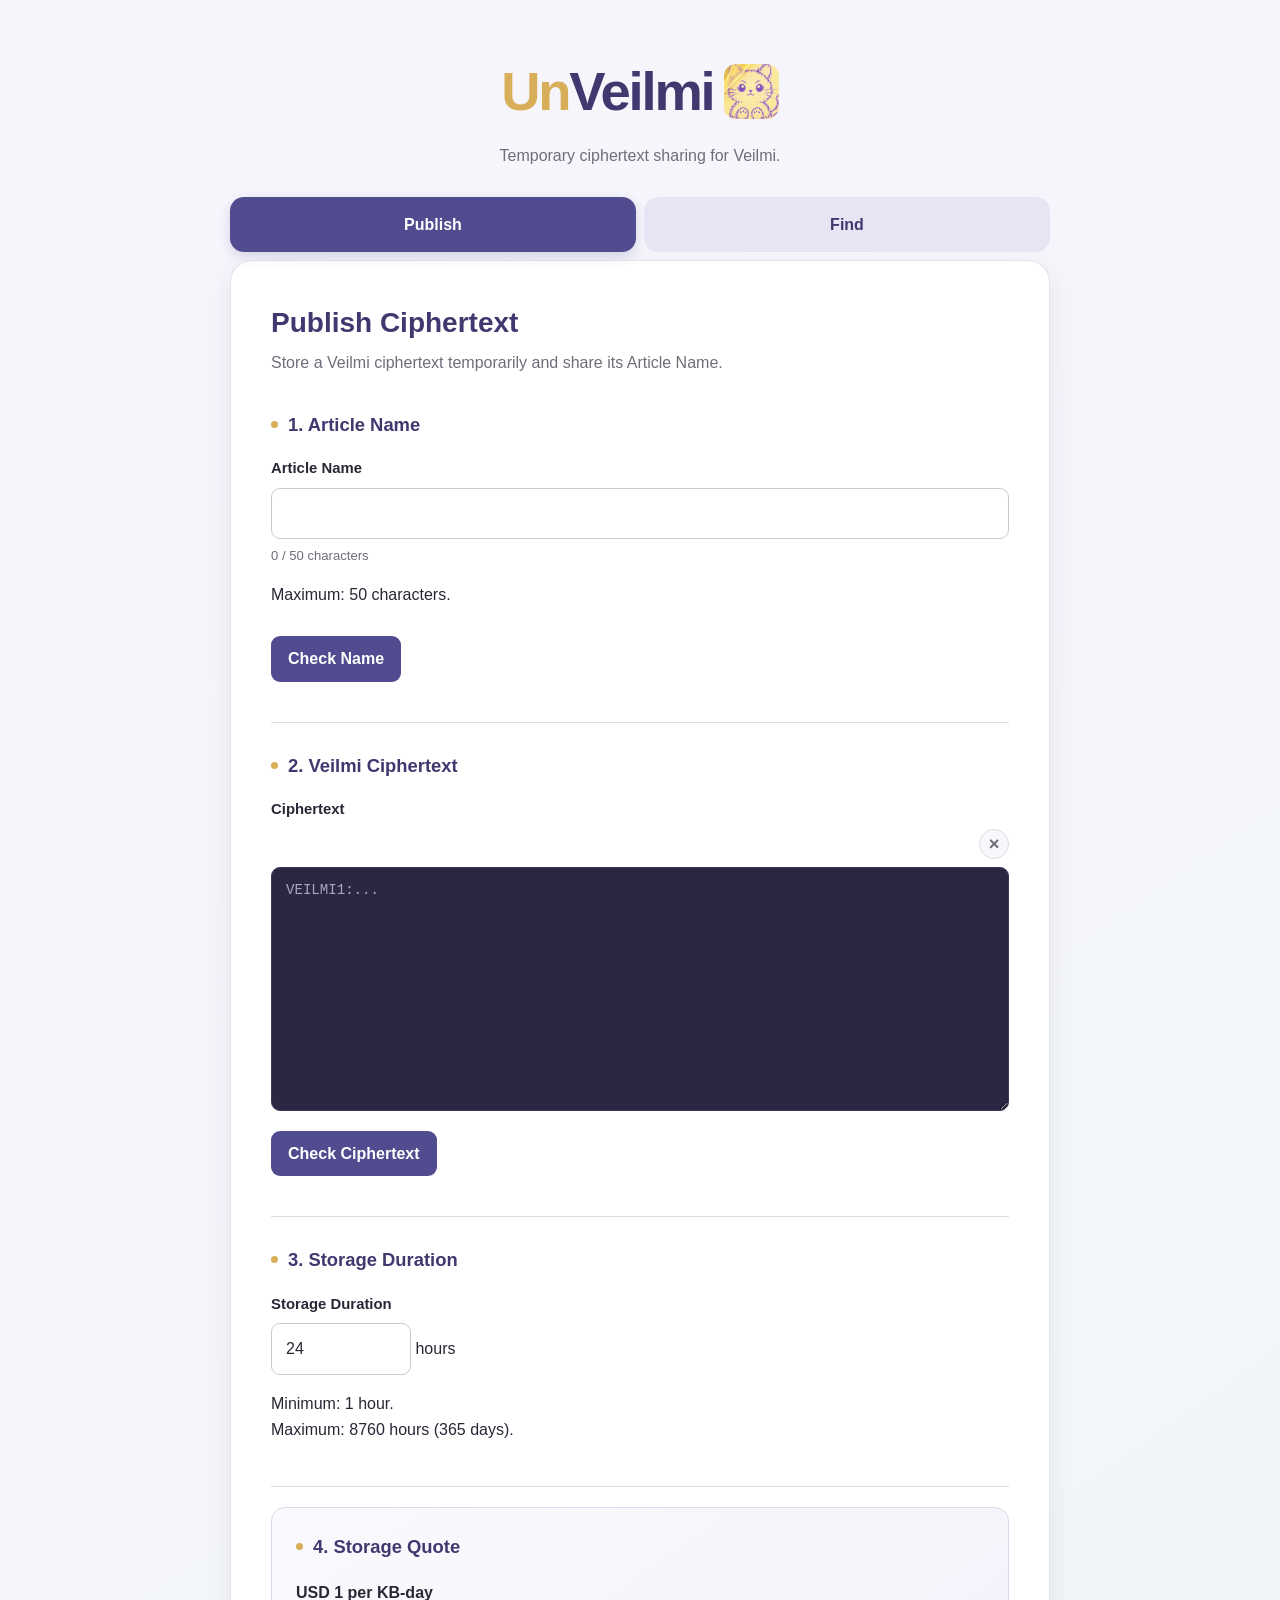
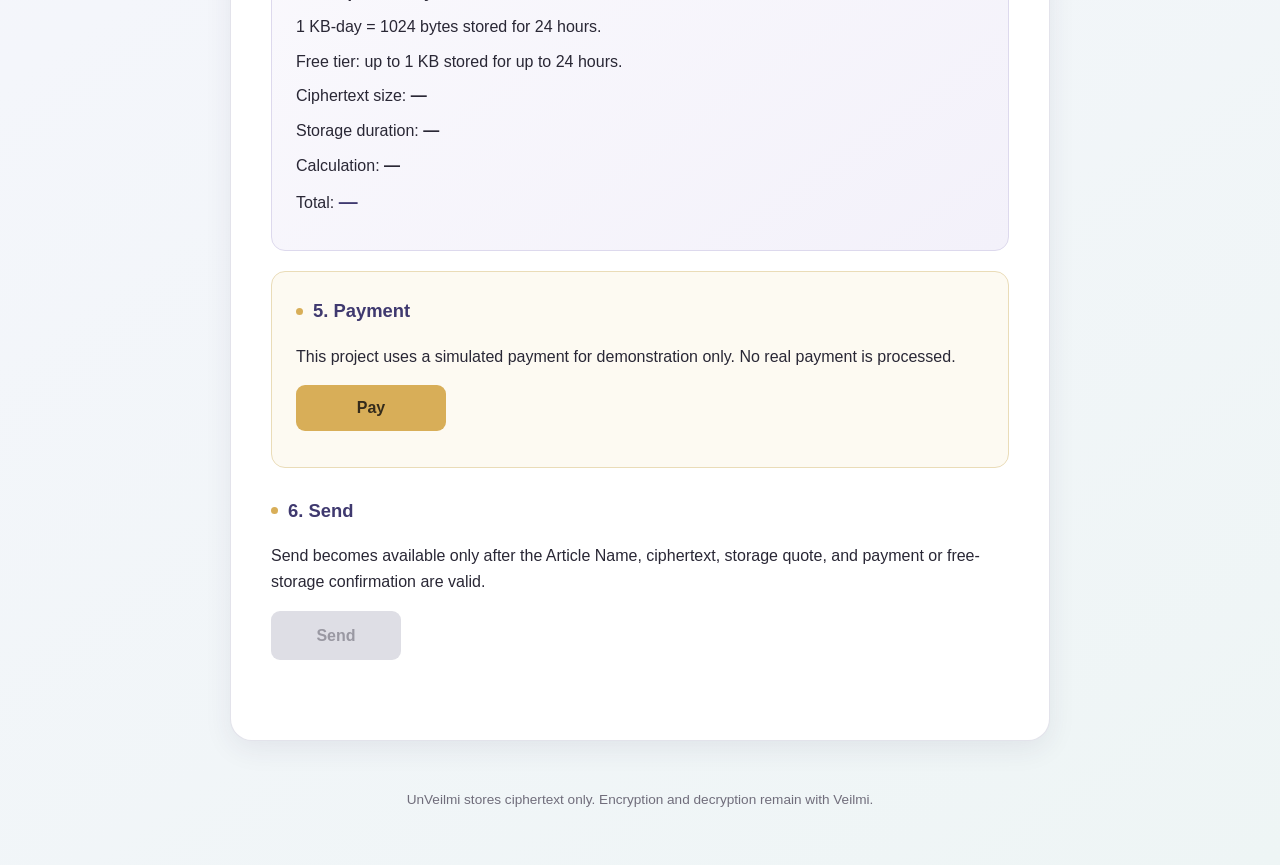
<file: frontend/index.html>
<!DOCTYPE html>
<html lang="en">

<head>
    <meta charset="UTF-8">
    <meta name="viewport" content="width=device-width, initial-scale=1.0">
    <meta http-equiv="Cache-Control" content="no-cache, no-store, must-revalidate">

    <title>UnVeilmi</title>

    <!--if testing:
        <script>
            const style = document.createElement("link");
            style.rel = "stylesheet";
            style.href = `style.css?v=${Date.now()}`;
            document.head.appendChild(style);
        </script> 
    -->
    <link rel="stylesheet" href="style.css">
    <link rel="icon" type="image/png" href="images/UnVeilmi_512.png">

</head>

<body>
    <header>
        <h1 class="brand-title">
            <span><span class="brand-un">Un</span>Veilmi</span>
            <img class="brand-icon" src="images/UnVeilmi_512.png" alt="" aria-hidden="true">
        </h1>
        <p>Temporary ciphertext sharing for Veilmi.</p>

        <nav aria-label="Main navigation">
            <button id="show-publish-page" type="button" aria-current="page">
                Publish
            </button>

            <button id="show-search-page" type="button" aria-current="false">
                Find
            </button>
        </nav>
    </header>

    <main>

        <!-- PAGE 1: PUBLISH -->

        <section id="publish-page">

            <h2>Publish Ciphertext</h2>

            <p>
                Store a Veilmi ciphertext temporarily
                and share its Article Name.
            </p>

            <form id="publish-form">

                <!-- 1. Article Name -->

                <section aria-labelledby="article-name-title">

                    <h3 id="article-name-title">
                        1. Article Name
                    </h3>

                    <label for="article-name">
                        Article Name
                    </label>

                    <input id="article-name" name="article-name" type="text" autocomplete="off" required>

                    <small id="article-name-count">
                        0 / 50 characters
                    </small>

                    <p>
                        Maximum: 50 characters.
                    </p>

                    <button id="check-name-button" type="button">
                        Check Name
                    </button>

                    <p id="article-name-status" aria-live="polite"></p>

                    <p id="article-name-suggestion" aria-live="polite"></p>

                    <button id="use-suggested-name" type="button" hidden>
                        Use Suggested Name
                    </button>

                </section>


                <!-- 2. Veilmi Ciphertext -->

                <section aria-labelledby="ciphertext-title">

                    <h3 id="ciphertext-title">
                        2. Veilmi Ciphertext
                    </h3>

                    <div>
                        <label for="ciphertext">
                            Ciphertext
                        </label>

                        <button id="clear-ciphertext-button" type="button" aria-label="Clear ciphertext"
                            title="Clear ciphertext">
                            ×
                        </button>
                    </div>

                    <textarea id="ciphertext" name="ciphertext" rows="10" placeholder="VEILMI1:..." spellcheck="false"
                        required></textarea>

                    <button id="check-ciphertext-button" type="button">
                        Check Ciphertext
                    </button>

                    <p id="ciphertext-status" aria-live="polite"></p>

                </section>


                <!-- 3. Storage Duration -->

                <section aria-labelledby="storage-title">

                    <h3 id="storage-title">
                        3. Storage Duration
                    </h3>

                    <label for="storage-hours">
                        Storage Duration
                    </label>

                    <input id="storage-hours" name="storage-hours" type="number" value="24" min="1" max="8760" step="1"
                        required>

                    <span>
                        hours
                    </span>

                    <p>
                        Minimum: 1 hour.<br>
                        Maximum: 8760 hours (365 days).
                    </p>

                    <p id="storage-status" aria-live="polite"></p>

                </section>


                <!-- 4. Storage Quote -->

                <section aria-labelledby="quote-title">

                    <h3 id="quote-title">
                        4. Storage Quote
                    </h3>

                    <p>
                        <strong>
                            USD 1 per KB-day
                        </strong>
                    </p>

                    <p>
                        1 KB-day = 1024 bytes stored for 24 hours.
                    </p>

                    <p>
                        Free tier: up to 1 KB stored for up to 24 hours.
                    </p>

                    <p>
                        Ciphertext size:
                        <strong id="quote-size">
                            —
                        </strong>
                    </p>

                    <p>
                        Storage duration:
                        <strong id="quote-hours">
                            —
                        </strong>
                    </p>

                    <p>
                        Calculation:
                        <strong id="quote-calculation">
                            —
                        </strong>
                    </p>

                    <p>
                        Total:
                        <strong id="quote-price">
                            —
                        </strong>
                    </p>

                </section>


                <!-- 5. Payment -->

                <section aria-labelledby="payment-title">

                    <h3 id="payment-title">
                        5. Payment
                    </h3>

                    <p>
                        This project uses a simulated payment
                        for demonstration only.
                        No real payment is processed.
                    </p>

                    <button id="pay-button" type="button" disabled>
                        Pay
                    </button>

                    <p id="payment-status" aria-live="polite"></p>

                </section>


                <!-- 6. Send -->

                <section aria-labelledby="send-title">

                    <h3 id="send-title">
                        6. Send
                    </h3>

                    <p>
                        Send becomes available only after the
                        Article Name, ciphertext, storage quote,
                        and payment or free-storage confirmation
                        are valid.
                    </p>

                    <button id="send-button" type="submit" disabled>
                        Send
                    </button>

                    <p id="publish-status" aria-live="polite"></p>

                </section>

            </form>


            <!-- Successful Result -->

            <section id="published-result" aria-labelledby="published-title" hidden>

                <h3 id="published-title">
                    Last Published Article Name
                </h3>

                <p id="published-article-name"></p>

                <button id="copy-article-name" type="button" disabled>
                    Copy Article Name
                </button>

            </section>

        </section>


        <!-- PAGE 2: FIND -->

        <section id="search-page" hidden>

            <h2>
                Find Ciphertext
            </h2>

            <p>
                Enter the full Article Name exactly as shared. Partial matches are not supported.
            </p>

            <form id="search-form">

                <label for="search-article-name">
                    Article Name
                </label>

                <input id="search-article-name" name="search-article-name" type="text" autocomplete="off" maxlength="50"
                    minlength="1" required>

                <p>
                    1-50 character(s).
                </p>

                <div id="search-actions">

                    <button id="find-button" type="submit">
                        Find
                    </button>

                    <button id="copy-ciphertext" type="button" disabled>
                        Copy Ciphertext
                    </button>

                </div>

            </form>

            <p id="search-status" aria-live="polite"></p>

            <section id="search-result" aria-labelledby="result-title" hidden>

                <h3 id="result-title" class="visually-hidden">
                    Ciphertext
                </h3>

                <pre id="retrieved-ciphertext"></pre>

            </section>

        </section>

    </main>


    <footer>
        <p>
            UnVeilmi stores ciphertext only.
            Encryption and decryption remain with Veilmi.
        </p>
    </footer>


    <!-- if testing:
        <script src="app.js?v=20260929"></script> 
    -->

    <script src="app.js"></script>

</body>

</html>
</file>
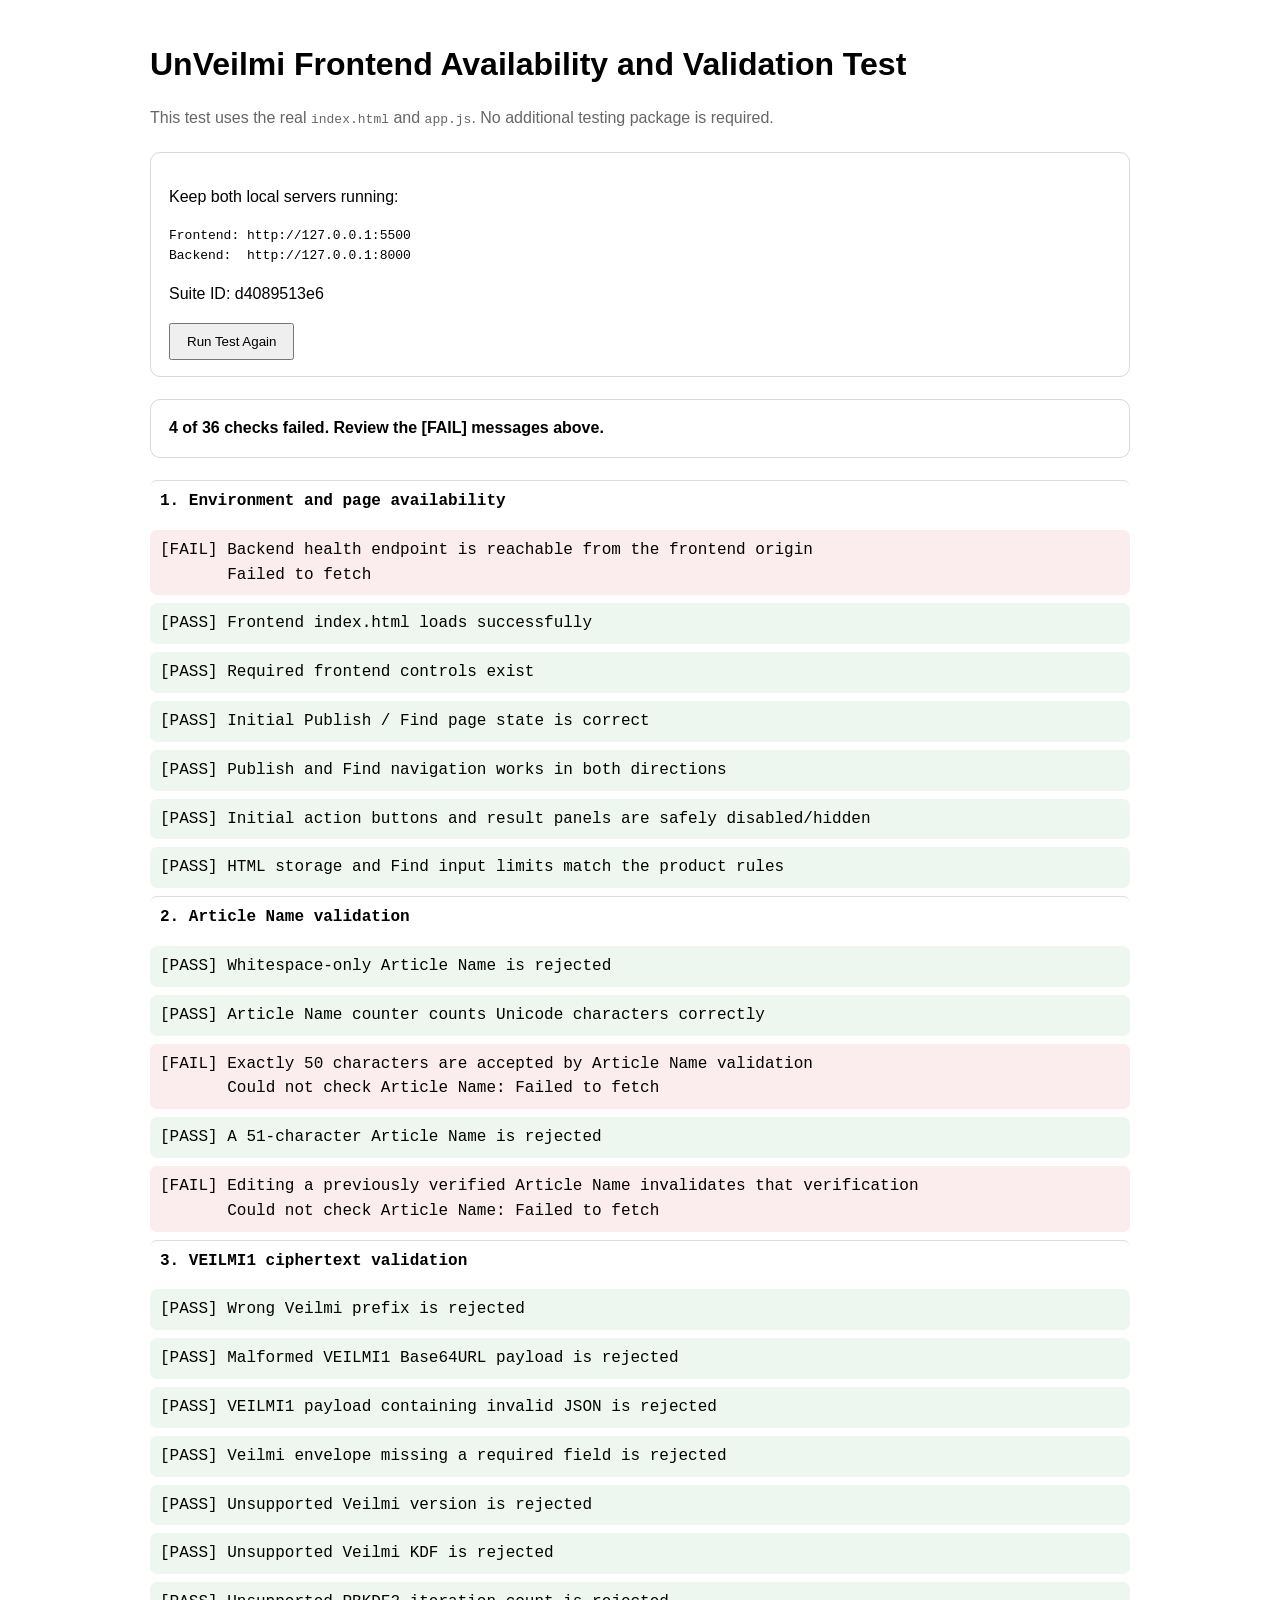
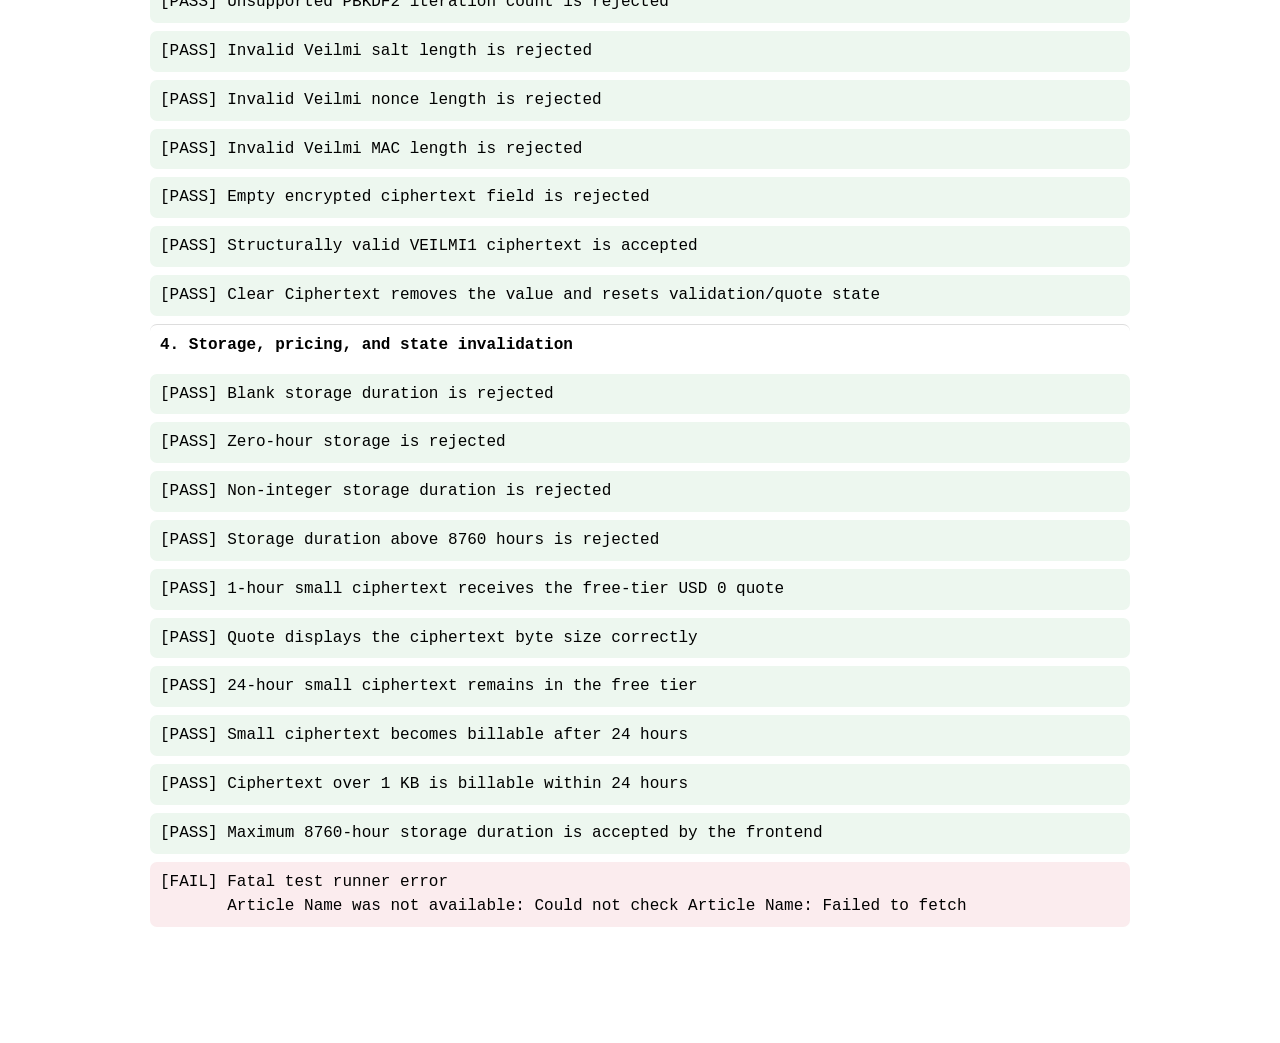
<file: frontend/frontend_availability_and_validation_test.html>
<!DOCTYPE html>
<html lang="en">
<head>
    <meta charset="UTF-8">
    <meta
        name="viewport"
        content="width=device-width, initial-scale=1.0"
    >

    <title>UnVeilmi Frontend Availability and Validation Test</title>

    <style>
        :root {
            color-scheme: light;
            font-family:
                Inter,
                -apple-system,
                BlinkMacSystemFont,
                "Segoe UI",
                Roboto,
                Arial,
                sans-serif;
        }

        body {
            max-width: 980px;
            margin: 40px auto;
            padding: 0 20px 60px;
            line-height: 1.55;
        }

        h1 {
            margin-bottom: 4px;
        }

        .muted {
            color: #666;
        }

        .panel {
            margin: 22px 0;
            padding: 16px 18px;
            border: 1px solid #d7d7df;
            border-radius: 10px;
        }

        #summary {
            font-weight: 700;
        }

        #results {
            padding-left: 0;
            list-style: none;
        }

        #results li {
            margin: 8px 0;
            padding: 8px 10px;
            border-radius: 7px;
            font-family:
                "SFMono-Regular",
                Consolas,
                "Liberation Mono",
                Menlo,
                monospace;
            white-space: pre-wrap;
        }

        .pass {
            background: #edf7ef;
        }

        .fail {
            background: #fbecee;
        }

        .group {
            margin-top: 22px;
            padding-top: 16px;
            border-top: 1px solid #ddd;
            font-weight: 700;
        }

        button {
            padding: 9px 16px;
            cursor: pointer;
        }

        /*
         * Load the real UnVeilmi page in the same browser origin.
         * It stays available to the test script but is visually hidden.
         */
        #app-frame {
            position: fixed;
            left: -10000px;
            top: 0;
            width: 2px;
            height: 2px;
            opacity: 0;
            pointer-events: none;
            border: 0;
        }
    </style>
</head>

<body>

    <h1>UnVeilmi Frontend Availability and Validation Test</h1>

    <p class="muted">
        This test uses the real <code>index.html</code> and <code>app.js</code>.
        No additional testing package is required.
    </p>

    <div class="panel">
        <p>
            Keep both local servers running:
        </p>

        <pre>Frontend: http://127.0.0.1:5500
Backend:  http://127.0.0.1:8000</pre>

        <p id="suite-id"></p>

        <button id="run-test" type="button">
            Run Test Again
        </button>
    </div>

    <div id="summary" class="panel" aria-live="polite">
        Waiting to start...
    </div>

    <ul id="results"></ul>

    <iframe
        id="app-frame"
        src="about:blank"
        title="UnVeilmi frontend test target"
    ></iframe>


    <script>
        const BACKEND_URL =
            "http://127.0.0.1:8000";

        const frame =
            document.getElementById(
                "app-frame"
            );

        const results =
            document.getElementById(
                "results"
            );

        const summary =
            document.getElementById(
                "summary"
            );

        const runButton =
            document.getElementById(
                "run-test"
            );

        const suiteIdText =
            document.getElementById(
                "suite-id"
            );


        let passed = 0;
        let failed = 0;
        let suiteId = "";
        let doc = null;


        function createSuiteId() {

            const bytes =
                new Uint8Array(5);

            crypto.getRandomValues(
                bytes
            );

            return Array.from(
                bytes,
                byte =>
                    byte
                        .toString(16)
                        .padStart(2, "0")
            )
                .join("");
        }


        function resetReport() {

            passed = 0;
            failed = 0;

            results.textContent = "";

            summary.textContent =
                "Running...";

            suiteId =
                createSuiteId();

            suiteIdText.textContent =
                `Suite ID: ${suiteId}`;
        }


        function addGroup(title) {

            const item =
                document.createElement(
                    "li"
                );

            item.className =
                "group";

            item.textContent =
                title;

            results.appendChild(
                item
            );
        }


        function addResult(
            ok,
            name,
            detail = ""
        ) {

            const item =
                document.createElement(
                    "li"
                );

            item.className =
                ok
                    ? "pass"
                    : "fail";

            item.textContent =
                `${ok ? "[PASS]" : "[FAIL]"} ${name}`
                +
                (
                    detail
                        ? `\n       ${detail}`
                        : ""
                );

            results.appendChild(
                item
            );

            if (ok) {
                passed += 1;
            } else {
                failed += 1;
            }

            updateSummary();
        }


        function updateSummary() {

            const total =
                passed + failed;

            summary.textContent =
                `Total: ${total} | Passed: ${passed} | Failed: ${failed}`;
        }


        function sleep(ms) {

            return new Promise(
                resolve =>
                    setTimeout(
                        resolve,
                        ms
                    )
            );
        }


        async function waitFor(
            check,
            timeoutMs = 5000,
            intervalMs = 50
        ) {

            const started =
                Date.now();

            while (
                Date.now() - started
                <
                timeoutMs
            ) {

                const value =
                    check();

                if (value) {
                    return value;
                }

                await sleep(
                    intervalMs
                );
            }

            throw new Error(
                "Timed out while waiting for the expected result."
            );
        }


        async function runCheck(
            name,
            callback
        ) {

            try {

                const detail =
                    await callback();

                addResult(
                    true,
                    name,
                    typeof detail === "string"
                        ? detail
                        : ""
                );

                return true;

            } catch (error) {

                addResult(
                    false,
                    name,
                    error.message
                );

                return false;
            }
        }


        function assert(
            condition,
            message
        ) {

            if (!condition) {
                throw new Error(
                    message
                );
            }
        }


        function byId(id) {

            return doc
                ?.getElementById(
                    id
                );
        }


        function setInputValue(
            element,
            value
        ) {

            assert(
                element,
                "Input element was not found."
            );

            element.value =
                value;

            element.dispatchEvent(
                new Event(
                    "input",
                    {
                        bubbles: true,
                    }
                )
            );

            element.dispatchEvent(
                new Event(
                    "change",
                    {
                        bubbles: true,
                    }
                )
            );
        }


        function submitFormDirectly(
            form
        ) {

            assert(
                form,
                "Form was not found."
            );

            form.dispatchEvent(
                new Event(
                    "submit",
                    {
                        bubbles: true,
                        cancelable: true,
                    }
                )
            );
        }


        async function reloadApp() {

            const loadPromise =
                new Promise(
                    (
                        resolve,
                        reject
                    ) => {

                        const timeout =
                            setTimeout(
                                () => {
                                    reject(
                                        new Error(
                                            "index.html did not finish loading."
                                        )
                                    );
                                },
                                6000
                            );

                        frame.onload =
                            () => {
                                clearTimeout(
                                    timeout
                                );

                                resolve();
                            };
                    }
                );

            frame.src =
                `index.html?frontend-test=${Date.now()}`;

            await loadPromise;

            doc =
                frame.contentDocument;

            assert(
                doc,
                "Could not access index.html inside the test frame."
            );

            /*
             * iframe.onload fires after its scripts have loaded.
             * The small delay gives the page setup code time to finish.
             */
            await sleep(100);
        }


        function bytesToBase64Url(
            bytes
        ) {

            let binary = "";

            for (
                const byte
                of bytes
            ) {
                binary +=
                    String.fromCharCode(
                        byte
                    );
            }

            return btoa(
                binary
            )
                .replace(
                    /\+/g,
                    "-"
                )
                .replace(
                    /\//g,
                    "_"
                )
                .replace(
                    /=+$/g,
                    ""
                );
        }


        function textToBase64Url(
            text
        ) {

            return bytesToBase64Url(
                new TextEncoder()
                    .encode(
                        text
                    )
            );
        }


        function makeBytes(
            length,
            value
        ) {

            return new Uint8Array(
                length
            )
                .fill(
                    value
                );
        }


        function makeVeilmiEnvelope(
            overrides = {}
        ) {

            const defaults = {
                v: 1,
                k: "PBKDF2-SHA256",
                i: 100000,

                s:
                    bytesToBase64Url(
                        makeBytes(
                            16,
                            1
                        )
                    ),

                n:
                    bytesToBase64Url(
                        makeBytes(
                            12,
                            2
                        )
                    ),

                c:
                    bytesToBase64Url(
                        new Uint8Array([
                            3,
                            4,
                            5,
                            6,
                        ])
                    ),

                m:
                    bytesToBase64Url(
                        makeBytes(
                            16,
                            7
                        )
                    ),
            };

            return {
                ...defaults,
                ...overrides,
            };
        }


        function encodeVeilmiEnvelope(
            envelope
        ) {

            return (
                "VEILMI1:"
                +
                textToBase64Url(
                    JSON.stringify(
                        envelope
                    )
                )
            );
        }


        function makeValidCiphertext(
            encryptedBytes = 4
        ) {

            return encodeVeilmiEnvelope(
                makeVeilmiEnvelope({
                    c:
                        bytesToBase64Url(
                            makeBytes(
                                encryptedBytes,
                                3
                            )
                        ),
                })
            );
        }


        function ciphertextByteSize(
            ciphertext
        ) {

            return new TextEncoder()
                .encode(
                    ciphertext
                )
                .length;
        }


        function expectedDemoPrice(
            ciphertext,
            storageHours
        ) {

            const bytes =
                ciphertextByteSize(
                    ciphertext
                );

            if (
                bytes <= 1024
                &&
                storageHours <= 24
            ) {
                return 0;
            }

            return Math.ceil(
                (bytes / 1024)
                *
                (storageHours / 24)
            );
        }


        function makeExactLengthName(
            length,
            prefix
        ) {

            const safePrefix =
                prefix.slice(
                    0,
                    length
                );

            return (
                safePrefix
                +
                "x".repeat(
                    Math.max(
                        0,
                        length
                        -
                        Array.from(
                            safePrefix
                        ).length
                    )
                )
            )
                .slice(
                    0,
                    length
                );
        }


        async function checkArticleNameViaUi(
            name
        ) {

            setInputValue(
                byId(
                    "article-name"
                ),
                name
            );

            byId(
                "check-name-button"
            ).click();

            const status =
                byId(
                    "article-name-status"
                );

            await waitFor(
                () =>
                    status.textContent
                        .trim()
                        !== ""
                    &&
                    !status.textContent
                        .includes(
                            "Checking"
                        )
            );

            return status
                .textContent
                .trim();
        }


        function checkCiphertextViaUi(
            ciphertext
        ) {

            setInputValue(
                byId(
                    "ciphertext"
                ),
                ciphertext
            );

            byId(
                "check-ciphertext-button"
            ).click();

            return byId(
                "ciphertext-status"
            )
                .textContent
                .trim();
        }


        function expectCiphertextRejected(
            ciphertext,
            expectedText
        ) {

            const status =
                checkCiphertextViaUi(
                    ciphertext
                );

            assert(
                status.includes(
                    "Invalid Veilmi ciphertext"
                ),
                `Expected rejection, got: ${status}`
            );

            if (expectedText) {

                assert(
                    status.includes(
                        expectedText
                    ),
                    `Expected message containing "${expectedText}", got: ${status}`
                );
            }
        }


        async function prepareValidPublishState(
            articleName,
            ciphertext,
            storageHours = 1
        ) {

            const status =
                await checkArticleNameViaUi(
                    articleName
                );

            assert(
                status.includes(
                    "Article Name is available"
                ),
                `Article Name was not available: ${status}`
            );

            setInputValue(
                byId(
                    "storage-hours"
                ),
                String(
                    storageHours
                )
            );

            const ciphertextStatus =
                checkCiphertextViaUi(
                    ciphertext
                );

            assert(
                ciphertextStatus.includes(
                    "Valid Veilmi ciphertext"
                ),
                ciphertextStatus
            );
        }


        async function runFrontendTest() {

            resetReport();

            runButton.disabled =
                true;

            try {

                // =================================================
                // Group 1 — Environment and page availability
                // =================================================

                addGroup(
                    "1. Environment and page availability"
                );


                await runCheck(
                    "Backend health endpoint is reachable from the frontend origin",
                    async () => {

                        const response =
                            await fetch(
                                `${BACKEND_URL}/health`
                            );

                        assert(
                            response.ok,
                            `HTTP ${response.status}`
                        );

                        const data =
                            await response.json();

                        assert(
                            data.status === "ok",
                            `Unexpected response: ${JSON.stringify(data)}`
                        );
                    }
                );


                await runCheck(
                    "Frontend index.html loads successfully",
                    async () => {

                        await reloadApp();

                        assert(
                            doc.title
                            ===
                            "UnVeilmi",
                            `Unexpected document title: ${doc.title}`
                        );
                    }
                );


                await runCheck(
                    "Required frontend controls exist",
                    async () => {

                        const requiredIds = [
                            "show-publish-page",
                            "show-search-page",
                            "publish-page",
                            "search-page",
                            "publish-form",
                            "article-name",
                            "article-name-count",
                            "check-name-button",
                            "ciphertext",
                            "clear-ciphertext-button",
                            "check-ciphertext-button",
                            "storage-hours",
                            "storage-status",
                            "quote-size",
                            "quote-hours",
                            "quote-calculation",
                            "quote-price",
                            "pay-button",
                            "payment-status",
                            "send-button",
                            "published-result",
                            "published-article-name",
                            "copy-article-name",
                            "search-form",
                            "search-article-name",
                            "find-button",
                            "copy-ciphertext",
                            "search-result",
                            "retrieved-ciphertext",
                        ];

                        const missing =
                            requiredIds.filter(
                                id =>
                                    !byId(
                                        id
                                    )
                            );

                        assert(
                            missing.length
                            ===
                            0,
                            `Missing: ${missing.join(", ")}`
                        );
                    }
                );


                await runCheck(
                    "Initial Publish / Find page state is correct",
                    async () => {

                        assert(
                            byId(
                                "publish-page"
                            ).hidden
                            ===
                            false,
                            "Publish page should be visible initially."
                        );

                        assert(
                            byId(
                                "search-page"
                            ).hidden
                            ===
                            true,
                            "Find page should be hidden initially."
                        );

                        assert(
                            byId(
                                "show-publish-page"
                            )
                                .getAttribute(
                                    "aria-current"
                                )
                            ===
                            "page",
                            "Publish tab should be current initially."
                        );
                    }
                );


                await runCheck(
                    "Publish and Find navigation works in both directions",
                    async () => {

                        byId(
                            "show-search-page"
                        ).click();

                        assert(
                            byId(
                                "publish-page"
                            ).hidden,
                            "Publish page did not hide."
                        );

                        assert(
                            !byId(
                                "search-page"
                            ).hidden,
                            "Find page did not become visible."
                        );

                        assert(
                            byId(
                                "show-search-page"
                            )
                                .getAttribute(
                                    "aria-current"
                                )
                            ===
                            "page",
                            "Find tab did not become current."
                        );

                        byId(
                            "show-publish-page"
                        ).click();

                        assert(
                            !byId(
                                "publish-page"
                            ).hidden
                            &&
                            byId(
                                "search-page"
                            ).hidden,
                            "Could not return to Publish."
                        );
                    }
                );


                await runCheck(
                    "Initial action buttons and result panels are safely disabled/hidden",
                    async () => {

                        assert(
                            byId(
                                "pay-button"
                            ).disabled,
                            "Pay button should start disabled."
                        );

                        assert(
                            byId(
                                "send-button"
                            ).disabled,
                            "Send button should start disabled."
                        );

                        assert(
                            byId(
                                "copy-article-name"
                            ).disabled,
                            "Copy Article Name should start disabled."
                        );

                        assert(
                            byId(
                                "copy-ciphertext"
                            ).disabled,
                            "Copy Ciphertext should start disabled."
                        );

                        assert(
                            byId(
                                "published-result"
                            ).hidden,
                            "Published result should start hidden."
                        );

                        assert(
                            byId(
                                "search-result"
                            ).hidden,
                            "Search result should start hidden."
                        );
                    }
                );


                await runCheck(
                    "HTML storage and Find input limits match the product rules",
                    async () => {

                        const storage =
                            byId(
                                "storage-hours"
                            );

                        const search =
                            byId(
                                "search-article-name"
                            );

                        assert(
                            storage.min === "1",
                            `Storage min is ${storage.min}`
                        );

                        assert(
                            storage.max === "8760",
                            `Storage max is ${storage.max}`
                        );

                        assert(
                            storage.step === "1",
                            `Storage step is ${storage.step}`
                        );

                        assert(
                            search.minLength === 1,
                            `Find minlength is ${search.minLength}`
                        );

                        assert(
                            search.maxLength === 50,
                            `Find maxlength is ${search.maxLength}`
                        );
                    }
                );


                // =================================================
                // Group 2 — Article Name validation
                // =================================================

                addGroup(
                    "2. Article Name validation"
                );

                await reloadApp();


                await runCheck(
                    "Whitespace-only Article Name is rejected",
                    async () => {

                        const status =
                            await checkArticleNameViaUi(
                                "   "
                            );

                        assert(
                            status.includes(
                                "Please enter an Article Name"
                            ),
                            status
                        );
                    }
                );


                await runCheck(
                    "Article Name counter counts Unicode characters correctly",
                    async () => {

                        setInputValue(
                            byId(
                                "article-name"
                            ),
                            "你🙂A"
                        );

                        assert(
                            byId(
                                "article-name-count"
                            )
                                .textContent
                                .trim()
                            ===
                            "3 / 50 characters",
                            byId(
                                "article-name-count"
                            )
                                .textContent
                                .trim()
                        );
                    }
                );


                const exact50Name =
                    makeExactLengthName(
                        50,
                        `fifty-${suiteId}-`
                    );


                await runCheck(
                    "Exactly 50 characters are accepted by Article Name validation",
                    async () => {

                        assert(
                            Array.from(
                                exact50Name
                            ).length
                            ===
                            50,
                            "Test data is not exactly 50 characters."
                        );

                        const status =
                            await checkArticleNameViaUi(
                                exact50Name
                            );

                        assert(
                            status.includes(
                                "Article Name is available"
                            ),
                            status
                        );

                        assert(
                            byId(
                                "article-name-count"
                            )
                                .textContent
                                .trim()
                            ===
                            "50 / 50 characters",
                            "Counter did not show 50 / 50."
                        );
                    }
                );


                await runCheck(
                    "A 51-character Article Name is rejected",
                    async () => {

                        const name51 =
                            `${exact50Name}x`;

                        const status =
                            await checkArticleNameViaUi(
                                name51
                            );

                        assert(
                            status.includes(
                                "Maximum is 50"
                            ),
                            status
                        );

                        assert(
                            byId(
                                "article-name-count"
                            )
                                .textContent
                                .trim()
                            ===
                            "51 / 50 characters",
                            "Counter did not show 51 / 50."
                        );

                        assert(
                            byId(
                                "send-button"
                            ).disabled,
                            "Send should remain disabled."
                        );
                    }
                );


                await runCheck(
                    "Editing a previously verified Article Name invalidates that verification",
                    async () => {

                        const name =
                            `name-edit-${suiteId}`;

                        const status =
                            await checkArticleNameViaUi(
                                name
                            );

                        assert(
                            status.includes(
                                "available"
                            ),
                            status
                        );

                        setInputValue(
                            byId(
                                "article-name"
                            ),
                            `${name}-changed`
                        );

                        assert(
                            byId(
                                "article-name-status"
                            )
                                .textContent
                                .trim()
                            ===
                            "",
                            "Old Article Name validation message was not cleared."
                        );

                        assert(
                            byId(
                                "send-button"
                            ).disabled,
                            "Send should be disabled after Article Name editing."
                        );
                    }
                );


                // =================================================
                // Group 3 — VEILMI1 validation
                // =================================================

                addGroup(
                    "3. VEILMI1 ciphertext validation"
                );

                await reloadApp();


                await runCheck(
                    "Wrong Veilmi prefix is rejected",
                    async () => {

                        expectCiphertextRejected(
                            "VEILMI2:abc",
                            "Invalid Veilmi message prefix"
                        );
                    }
                );


                await runCheck(
                    "Malformed VEILMI1 Base64URL payload is rejected",
                    async () => {

                        expectCiphertextRejected(
                            "VEILMI1:%%%not-base64%%%",
                            "not valid Base64URL"
                        );
                    }
                );


                await runCheck(
                    "VEILMI1 payload containing invalid JSON is rejected",
                    async () => {

                        expectCiphertextRejected(
                            "VEILMI1:"
                            +
                            textToBase64Url(
                                "this is not json"
                            ),
                            "not valid JSON"
                        );
                    }
                );


                await runCheck(
                    "Veilmi envelope missing a required field is rejected",
                    async () => {

                        const envelope =
                            makeVeilmiEnvelope();

                        delete envelope.m;

                        expectCiphertextRejected(
                            encodeVeilmiEnvelope(
                                envelope
                            ),
                            "missing required field 'm'"
                        );
                    }
                );


                await runCheck(
                    "Unsupported Veilmi version is rejected",
                    async () => {

                        expectCiphertextRejected(
                            encodeVeilmiEnvelope(
                                makeVeilmiEnvelope({
                                    v: 2,
                                })
                            ),
                            "Unsupported Veilmi message version"
                        );
                    }
                );


                await runCheck(
                    "Unsupported Veilmi KDF is rejected",
                    async () => {

                        expectCiphertextRejected(
                            encodeVeilmiEnvelope(
                                makeVeilmiEnvelope({
                                    k: "SCRYPT",
                                })
                            ),
                            "Unsupported Veilmi key derivation function"
                        );
                    }
                );


                await runCheck(
                    "Unsupported PBKDF2 iteration count is rejected",
                    async () => {

                        expectCiphertextRejected(
                            encodeVeilmiEnvelope(
                                makeVeilmiEnvelope({
                                    i: 12345,
                                })
                            ),
                            "Unsupported Veilmi PBKDF2 iteration count"
                        );
                    }
                );


                await runCheck(
                    "Invalid Veilmi salt length is rejected",
                    async () => {

                        expectCiphertextRejected(
                            encodeVeilmiEnvelope(
                                makeVeilmiEnvelope({
                                    s:
                                        bytesToBase64Url(
                                            makeBytes(
                                                15,
                                                1
                                            )
                                        ),
                                })
                            ),
                            "Invalid Veilmi salt length"
                        );
                    }
                );


                await runCheck(
                    "Invalid Veilmi nonce length is rejected",
                    async () => {

                        expectCiphertextRejected(
                            encodeVeilmiEnvelope(
                                makeVeilmiEnvelope({
                                    n:
                                        bytesToBase64Url(
                                            makeBytes(
                                                11,
                                                2
                                            )
                                        ),
                                })
                            ),
                            "Invalid Veilmi nonce length"
                        );
                    }
                );


                await runCheck(
                    "Invalid Veilmi MAC length is rejected",
                    async () => {

                        expectCiphertextRejected(
                            encodeVeilmiEnvelope(
                                makeVeilmiEnvelope({
                                    m:
                                        bytesToBase64Url(
                                            makeBytes(
                                                15,
                                                7
                                            )
                                        ),
                                })
                            ),
                            "Invalid Veilmi authentication tag length"
                        );
                    }
                );


                await runCheck(
                    "Empty encrypted ciphertext field is rejected",
                    async () => {

                        expectCiphertextRejected(
                            encodeVeilmiEnvelope(
                                makeVeilmiEnvelope({
                                    c: "",
                                })
                            ),
                            "must be a non-empty Base64URL string"
                        );
                    }
                );


                const smallCiphertext =
                    makeValidCiphertext();


                await runCheck(
                    "Structurally valid VEILMI1 ciphertext is accepted",
                    async () => {

                        const status =
                            checkCiphertextViaUi(
                                smallCiphertext
                            );

                        assert(
                            status.includes(
                                "Valid Veilmi ciphertext"
                            ),
                            status
                        );
                    }
                );


                await runCheck(
                    "Clear Ciphertext removes the value and resets validation/quote state",
                    async () => {

                        assert(
                            byId(
                                "ciphertext"
                            ).value
                            !==
                            "",
                            "Test ciphertext was not present before clearing."
                        );

                        byId(
                            "clear-ciphertext-button"
                        ).click();

                        assert(
                            byId(
                                "ciphertext"
                            ).value
                            ===
                            "",
                            "Ciphertext was not cleared."
                        );

                        assert(
                            byId(
                                "ciphertext-status"
                            )
                                .textContent
                                .trim()
                            ===
                            "",
                            "Ciphertext validation status was not cleared."
                        );

                        assert(
                            byId(
                                "quote-price"
                            )
                                .textContent
                                .trim()
                            ===
                            "—",
                            "Quote was not cleared."
                        );

                        assert(
                            byId(
                                "pay-button"
                            ).disabled,
                            "Pay should be disabled after clearing ciphertext."
                        );

                        assert(
                            byId(
                                "send-button"
                            ).disabled,
                            "Send should be disabled after clearing ciphertext."
                        );
                    }
                );


                // =================================================
                // Group 4 — Storage, pricing, and state invalidation
                // =================================================

                addGroup(
                    "4. Storage, pricing, and state invalidation"
                );

                await reloadApp();

                checkCiphertextViaUi(
                    smallCiphertext
                );


                await runCheck(
                    "Blank storage duration is rejected",
                    async () => {

                        setInputValue(
                            byId(
                                "storage-hours"
                            ),
                            ""
                        );

                        assert(
                            byId(
                                "storage-status"
                            )
                                .textContent
                                .includes(
                                    "Please enter a storage duration"
                                ),
                            byId(
                                "storage-status"
                            )
                                .textContent
                        );

                        assert(
                            byId(
                                "quote-price"
                            )
                                .textContent
                                .trim()
                            ===
                            "—",
                            "Quote should be cleared."
                        );
                    }
                );


                await runCheck(
                    "Zero-hour storage is rejected",
                    async () => {

                        setInputValue(
                            byId(
                                "storage-hours"
                            ),
                            "0"
                        );

                        assert(
                            byId(
                                "storage-status"
                            )
                                .textContent
                                .includes(
                                    "at least 1 hour"
                                ),
                            byId(
                                "storage-status"
                            )
                                .textContent
                        );
                    }
                );


                await runCheck(
                    "Non-integer storage duration is rejected",
                    async () => {

                        setInputValue(
                            byId(
                                "storage-hours"
                            ),
                            "1.5"
                        );

                        assert(
                            byId(
                                "storage-status"
                            )
                                .textContent
                                .includes(
                                    "at least 1 hour"
                                ),
                            byId(
                                "storage-status"
                            )
                                .textContent
                        );
                    }
                );


                await runCheck(
                    "Storage duration above 8760 hours is rejected",
                    async () => {

                        setInputValue(
                            byId(
                                "storage-hours"
                            ),
                            "8761"
                        );

                        assert(
                            byId(
                                "storage-status"
                            )
                                .textContent
                                .includes(
                                    "cannot exceed 8760 hours"
                                ),
                            byId(
                                "storage-status"
                            )
                                .textContent
                        );
                    }
                );


                await runCheck(
                    "1-hour small ciphertext receives the free-tier USD 0 quote",
                    async () => {

                        setInputValue(
                            byId(
                                "storage-hours"
                            ),
                            "1"
                        );

                        assert(
                            byId(
                                "storage-status"
                            )
                                .textContent
                                .trim()
                            ===
                            "",
                            byId(
                                "storage-status"
                            )
                                .textContent
                        );

                        assert(
                            byId(
                                "quote-price"
                            )
                                .textContent
                                .trim()
                            ===
                            "USD 0",
                            byId(
                                "quote-price"
                            )
                                .textContent
                        );

                        assert(
                            byId(
                                "pay-button"
                            )
                                .textContent
                                .trim()
                            ===
                            "Confirm Free Storage",
                            "Free-tier button text is incorrect."
                        );
                    }
                );


                await runCheck(
                    "Quote displays the ciphertext byte size correctly",
                    async () => {

                        const expected =
                            `${ciphertextByteSize(smallCiphertext)} bytes`;

                        assert(
                            byId(
                                "quote-size"
                            )
                                .textContent
                                .trim()
                            ===
                            expected,
                            `Expected ${expected}, got ${byId("quote-size").textContent.trim()}`
                        );
                    }
                );


                await runCheck(
                    "24-hour small ciphertext remains in the free tier",
                    async () => {

                        setInputValue(
                            byId(
                                "storage-hours"
                            ),
                            "24"
                        );

                        assert(
                            byId(
                                "quote-price"
                            )
                                .textContent
                                .trim()
                            ===
                            "USD 0",
                            byId(
                                "quote-price"
                            )
                                .textContent
                        );
                    }
                );


                await runCheck(
                    "Small ciphertext becomes billable after 24 hours",
                    async () => {

                        setInputValue(
                            byId(
                                "storage-hours"
                            ),
                            "25"
                        );

                        const expected =
                            expectedDemoPrice(
                                smallCiphertext,
                                25
                            );

                        assert(
                            expected > 0,
                            "Test data unexpectedly remained free."
                        );

                        assert(
                            byId(
                                "quote-price"
                            )
                                .textContent
                                .trim()
                            ===
                            `USD ${expected}`,
                            `Expected USD ${expected}, got ${byId("quote-price").textContent.trim()}`
                        );

                        assert(
                            byId(
                                "pay-button"
                            )
                                .textContent
                                .trim()
                            ===
                            `Pay USD ${expected}`,
                            "Billable button text is incorrect."
                        );
                    }
                );


                const largeCiphertext =
                    makeValidCiphertext(
                        900
                    );


                await runCheck(
                    "Ciphertext over 1 KB is billable within 24 hours",
                    async () => {

                        assert(
                            ciphertextByteSize(
                                largeCiphertext
                            )
                            >
                            1024,
                            "Large test ciphertext is not actually over 1 KB."
                        );

                        checkCiphertextViaUi(
                            largeCiphertext
                        );

                        setInputValue(
                            byId(
                                "storage-hours"
                            ),
                            "24"
                        );

                        const expected =
                            expectedDemoPrice(
                                largeCiphertext,
                                24
                            );

                        assert(
                            expected > 0,
                            "Expected a billable price."
                        );

                        assert(
                            byId(
                                "quote-price"
                            )
                                .textContent
                                .trim()
                            ===
                            `USD ${expected}`,
                            `Expected USD ${expected}, got ${byId("quote-price").textContent.trim()}`
                        );
                    }
                );


                await runCheck(
                    "Maximum 8760-hour storage duration is accepted by the frontend",
                    async () => {

                        checkCiphertextViaUi(
                            smallCiphertext
                        );

                        setInputValue(
                            byId(
                                "storage-hours"
                            ),
                            "8760"
                        );

                        assert(
                            byId(
                                "storage-status"
                            )
                                .textContent
                                .trim()
                            ===
                            "",
                            byId(
                                "storage-status"
                            )
                                .textContent
                        );

                        assert(
                            byId(
                                "quote-price"
                            )
                                .textContent
                                .trim()
                                .startsWith(
                                    "USD "
                                ),
                            "No quote was produced."
                        );
                    }
                );


                const stateName =
                    `state-${suiteId}`;

                await prepareValidPublishState(
                    stateName,
                    smallCiphertext,
                    1
                );


                await runCheck(
                    "Send remains disabled before free-storage/payment confirmation",
                    async () => {

                        assert(
                            byId(
                                "send-button"
                            ).disabled,
                            "Send should be disabled before confirmation."
                        );
                    }
                );


                await runCheck(
                    "Free-storage confirmation enables Send when all other inputs are verified",
                    async () => {

                        byId(
                            "pay-button"
                        ).click();

                        assert(
                            byId(
                                "payment-status"
                            )
                                .textContent
                                .includes(
                                    "Free storage confirmed"
                                ),
                            byId(
                                "payment-status"
                            )
                                .textContent
                        );

                        assert(
                            byId(
                                "send-button"
                            ).disabled
                            ===
                            false,
                            "Send did not become enabled."
                        );
                    }
                );


                await runCheck(
                    "Editing storage duration invalidates the previous payment confirmation",
                    async () => {

                        setInputValue(
                            byId(
                                "storage-hours"
                            ),
                            "2"
                        );

                        assert(
                            byId(
                                "payment-status"
                            )
                                .textContent
                                .trim()
                            ===
                            "",
                            "Old payment confirmation was not cleared."
                        );

                        assert(
                            byId(
                                "send-button"
                            ).disabled,
                            "Send should be disabled after storage editing."
                        );
                    }
                );


                await runCheck(
                    "Editing ciphertext invalidates previous ciphertext verification and quote",
                    async () => {

                        /*
                         * Restore a confirmed state first.
                         */
                        setInputValue(
                            byId(
                                "storage-hours"
                            ),
                            "1"
                        );

                        byId(
                            "pay-button"
                        ).click();

                        assert(
                            !byId(
                                "send-button"
                            ).disabled,
                            "Could not prepare confirmed state."
                        );

                        setInputValue(
                            byId(
                                "ciphertext"
                            ),
                            `${smallCiphertext} `
                        );

                        assert(
                            byId(
                                "ciphertext-status"
                            )
                                .textContent
                                .trim()
                            ===
                            "",
                            "Old ciphertext validation was not cleared."
                        );

                        assert(
                            byId(
                                "quote-price"
                            )
                                .textContent
                                .trim()
                            ===
                            "—",
                            "Old quote was not cleared."
                        );

                        assert(
                            byId(
                                "pay-button"
                            ).disabled,
                            "Pay should be disabled after ciphertext editing."
                        );

                        assert(
                            byId(
                                "send-button"
                            ).disabled,
                            "Send should be disabled after ciphertext editing."
                        );
                    }
                );


                await runCheck(
                    "Editing Article Name invalidates previous name verification and disables Send",
                    async () => {

                        /*
                         * Restore ciphertext and payment first.
                         */
                        checkCiphertextViaUi(
                            smallCiphertext
                        );

                        setInputValue(
                            byId(
                                "storage-hours"
                            ),
                            "1"
                        );

                        byId(
                            "pay-button"
                        ).click();

                        assert(
                            !byId(
                                "send-button"
                            ).disabled,
                            "Could not prepare confirmed state."
                        );

                        setInputValue(
                            byId(
                                "article-name"
                            ),
                            `${stateName}-edited`
                        );

                        assert(
                            byId(
                                "article-name-status"
                            )
                                .textContent
                                .trim()
                            ===
                            "",
                            "Old Article Name validation was not cleared."
                        );

                        assert(
                            byId(
                                "send-button"
                            ).disabled,
                            "Send should be disabled after Article Name editing."
                        );
                    }
                );


                // =================================================
                // Group 5 — Publish and Find integration
                // =================================================

                addGroup(
                    "5. Publish and Find integration"
                );

                await reloadApp();


                const publishName =
                    `frontend-e2e-${suiteId}`;

                const publishCiphertext =
                    makeValidCiphertext();


                await runCheck(
                    "A complete valid Publish state can be prepared",
                    async () => {

                        await prepareValidPublishState(
                            publishName,
                            publishCiphertext,
                            1
                        );

                        assert(
                            byId(
                                "quote-price"
                            )
                                .textContent
                                .trim()
                            ===
                            "USD 0",
                            "Expected free-tier quote."
                        );

                        byId(
                            "pay-button"
                        ).click();

                        assert(
                            !byId(
                                "send-button"
                            ).disabled,
                            "Send did not become enabled."
                        );
                    }
                );


                await runCheck(
                    "Publish succeeds through the real frontend and backend",
                    async () => {

                        byId(
                            "send-button"
                        ).click();

                        await waitFor(
                            () =>
                                !byId(
                                    "published-result"
                                ).hidden
                                &&
                                byId(
                                    "published-article-name"
                                )
                                    .textContent
                                    .trim()
                                ===
                                publishName,
                            8000
                        );

                        assert(
                            byId(
                                "published-article-name"
                            )
                                .textContent
                                .trim()
                            ===
                            publishName,
                            "Published Article Name did not match."
                        );
                    }
                );


                await runCheck(
                    "Successful Publish resets the form but preserves the published Article Name",
                    async () => {

                        assert(
                            byId(
                                "article-name"
                            ).value
                            ===
                            "",
                            "Article Name input was not reset."
                        );

                        assert(
                            byId(
                                "ciphertext"
                            ).value
                            ===
                            "",
                            "Ciphertext input was not reset."
                        );

                        assert(
                            byId(
                                "storage-hours"
                            ).value
                            ===
                            "24",
                            "Storage did not reset to 24 hours."
                        );

                        assert(
                            byId(
                                "send-button"
                            ).disabled,
                            "Send should be disabled after reset."
                        );

                        assert(
                            byId(
                                "published-article-name"
                            )
                                .textContent
                                .trim()
                            ===
                            publishName,
                            "Published Article Name was unexpectedly cleared."
                        );

                        assert(
                            !byId(
                                "copy-article-name"
                            ).disabled,
                            "Copy Article Name should be enabled."
                        );

                        assert(
                            byId(
                                "copy-article-name"
                            )
                                .dataset
                                .copyValue
                            ===
                            publishName,
                            "Copy Article Name contains the wrong value."
                        );
                    }
                );


                await runCheck(
                    "The published Article Name is reported as already in use",
                    async () => {

                        const statusPromise =
                            checkArticleNameViaUi(
                                publishName
                            );

                        const status =
                            await statusPromise;

                        assert(
                            status.includes(
                                "already in use"
                            ),
                            status
                        );
                    }
                );


                await runCheck(
                    "Find rejects an empty Article Name",
                    async () => {

                        byId(
                            "show-search-page"
                        ).click();

                        setInputValue(
                            byId(
                                "search-article-name"
                            ),
                            ""
                        );

                        submitFormDirectly(
                            byId(
                                "search-form"
                            )
                        );

                        await waitFor(
                            () =>
                                byId(
                                    "search-status"
                                )
                                    .textContent
                                    .trim()
                                !==
                                ""
                        );

                        assert(
                            byId(
                                "search-status"
                            )
                                .textContent
                                .includes(
                                    "Please enter an Article Name"
                                ),
                            byId(
                                "search-status"
                            )
                                .textContent
                        );
                    }
                );


                await runCheck(
                    "Find rejects an Article Name longer than 50 characters",
                    async () => {

                        setInputValue(
                            byId(
                                "search-article-name"
                            ),
                            "x".repeat(
                                51
                            )
                        );

                        submitFormDirectly(
                            byId(
                                "search-form"
                            )
                        );

                        await waitFor(
                            () =>
                                byId(
                                    "search-status"
                                )
                                    .textContent
                                    .trim()
                                !==
                                ""
                        );

                        assert(
                            byId(
                                "search-status"
                            )
                                .textContent
                                .includes(
                                    "Maximum is 50"
                                ),
                            byId(
                                "search-status"
                            )
                                .textContent
                        );
                    }
                );


                await runCheck(
                    "Find retrieves the published ciphertext",
                    async () => {

                        setInputValue(
                            byId(
                                "search-article-name"
                            ),
                            publishName
                        );

                        submitFormDirectly(
                            byId(
                                "search-form"
                            )
                        );

                        await waitFor(
                            () =>
                                byId(
                                    "search-status"
                                )
                                    .textContent
                                    .includes(
                                        "Ciphertext found"
                                    ),
                            8000
                        );

                        assert(
                            !byId(
                                "search-result"
                            ).hidden,
                            "Search result is still hidden."
                        );
                    }
                );


                await runCheck(
                    "Retrieved ciphertext exactly matches the published ciphertext",
                    async () => {

                        assert(
                            byId(
                                "retrieved-ciphertext"
                            )
                                .textContent
                                .trim()
                            ===
                            publishCiphertext,
                            "Retrieved ciphertext differs from the submitted ciphertext."
                        );
                    }
                );


                await runCheck(
                    "Successful Find enables Copy Ciphertext with the correct value",
                    async () => {

                        const button =
                            byId(
                                "copy-ciphertext"
                            );

                        assert(
                            !button.disabled,
                            "Copy Ciphertext remained disabled."
                        );

                        assert(
                            button.dataset
                                .copyValue
                            ===
                            publishCiphertext,
                            "Copy Ciphertext contains the wrong value."
                        );
                    }
                );


                await runCheck(
                    "A missing Article Name returns not-found state and clears the previous result",
                    async () => {

                        const missingName =
                            `missing-${suiteId}`;

                        setInputValue(
                            byId(
                                "search-article-name"
                            ),
                            missingName
                        );

                        submitFormDirectly(
                            byId(
                                "search-form"
                            )
                        );

                        await waitFor(
                            () =>
                                byId(
                                    "search-status"
                                )
                                    .textContent
                                    .includes(
                                        "not found or expired"
                                    ),
                            8000
                        );

                        assert(
                            byId(
                                "search-result"
                            ).hidden,
                            "Old search result should be hidden."
                        );

                        assert(
                            byId(
                                "retrieved-ciphertext"
                            )
                                .textContent
                                .trim()
                            ===
                            "",
                            "Old ciphertext should be cleared."
                        );

                        assert(
                            byId(
                                "copy-ciphertext"
                            ).disabled,
                            "Copy Ciphertext should be disabled after not-found."
                        );
                    }
                );


            } catch (error) {

                addResult(
                    false,
                    "Fatal test runner error",
                    error.message
                );

            } finally {

                runButton.disabled =
                    false;

                const total =
                    passed + failed;

                summary.textContent =
                    failed === 0

                        ? (
                            `All ${total} frontend availability and validation checks passed.`
                        )

                        : (
                            `${failed} of ${total} checks failed. `
                            +
                            "Review the [FAIL] messages above."
                        );
            }
        }


        runButton.addEventListener(
            "click",
            runFrontendTest
        );


        window.addEventListener(
            "load",
            runFrontendTest
        );
    </script>

</body>
</html>
</file>
<file: frontend/style.css>
/* =========================================================
   UnVeilmi
   Main Stylesheet

   Visual direction:
   - Indigo: primary UnVeilmi color
   - Muted teal: status / validation feedback
   - Warm gold: Veilmi family accent
   - Pale blue-grey: background
   ========================================================= */


/* ---------------------------------------------------------
   1. Color Palette
--------------------------------------------------------- */


:root {
    --background: #f4f6fb;
    --surface: #ffffff;
    --surface-soft: #f8f8fc;

    --indigo: #514b8f;
    --indigo-dark: #3f396f;
    --indigo-soft: #e7e5f4;

    --teal: #568f8b;
    --teal-dark: #42736f;

    --gold: #d8ae58;
    --gold-soft: #f7edcf;

    --text: #292735;
    --text-muted: #706d7b;

    --border: #dcdde6;
    --border-dark: #c8c9d4;

    --danger: #a94f5b;
    --danger-soft: #f8e8ea;

    --ciphertext-bg: #292742;
    --ciphertext-text: #f2efff;

    --shadow:
        0 8px 28px rgba(45, 42, 75, 0.08);

    --radius-large: 22px;
    --radius-medium: 14px;
    --radius-small: 9px;
}


/* ---------------------------------------------------------
   2. Basic Page
--------------------------------------------------------- */

* {
    box-sizing: border-box;
}


html {
    min-height: 100%;
}


body {
    margin: 0;
    min-height: 100vh;

    background:
        linear-gradient(145deg,
            #f7f5fc 0%,
            var(--background) 50%,
            #eef5f5 100%);

    color: var(--text);

    font-family:
        Inter,
        -apple-system,
        BlinkMacSystemFont,
        "Segoe UI",
        Roboto,
        Arial,
        sans-serif;

    line-height: 1.6;
}


/* ---------------------------------------------------------
   3. Header and Brand
--------------------------------------------------------- */

header {
    width: 100%;

    margin: 0 auto;
    padding: 48px 16px 0;

    text-align: center;
}


header h1 {
    margin: 0;

    color: var(--indigo-dark);

    font-size: clamp(2.2rem, 7vw, 3.4rem);
    font-weight: 750;
    letter-spacing: -0.04em;
}


/*
   "Un" uses the warm Veilmi family accent.
*/

.brand-title {
    display: flex;
    align-items: center;
    justify-content: center;
    gap: 0.2em;
}

.brand-icon {
    width: 1em;
    height: 1em;
    object-fit: cover;
    border-radius: 22%;
}

.brand-un {
    color: var(--gold);
}


header>p {
    margin: 8px 0 28px;

    color: var(--text-muted);

    font-size: 1rem;
}


/* ---------------------------------------------------------
   4. Publish / Find Tabs
--------------------------------------------------------- */

nav {
    display: flex;

    width: min(820px, calc(100vw - 32px));

    margin: 0 auto;

    gap: 8px;
}


/*
   Each tab occupies half of the page width.

   Both tabs keep their own rounded corners so they look
   like two soft bookmarks rather than one segmented button.
*/

nav button {
    flex: 1;

    min-width: 0;

    padding: 15px 24px;

    border: none;
    border-radius: var(--radius-medium);

    background: var(--indigo-soft);
    color: var(--indigo-dark);

    font: inherit;
    font-weight: 650;

    cursor: pointer;

    transition:
        background 0.18s ease,
        color 0.18s ease,
        transform 0.12s ease,
        box-shadow 0.18s ease;
}


nav button:hover:not([aria-current="page"]) {
    background: #dedbed;

    transform: translateY(-1px);
}


/* Active Publish tab */

#show-publish-page[aria-current="page"] {
    background: var(--indigo);
    color: white;

    box-shadow:
        0 4px 12px rgba(81, 75, 143, 0.20);
}


/* Active Search tab */

#show-search-page[aria-current="page"] {
    background: var(--gold);
    color: #342b1b;

    box-shadow:
        0 4px 12px rgba(216, 174, 88, 0.22);
}


/* ---------------------------------------------------------
   5. Main Content
--------------------------------------------------------- */

main {
    width: min(820px, calc(100% - 32px));

    margin: 8px auto 48px;
}


#publish-page,
#search-page {
    background: var(--surface);

    border: 1px solid rgba(220, 221, 230, 0.8);
    border-radius: var(--radius-large);

    padding: clamp(22px, 5vw, 40px);

    box-shadow: var(--shadow);
}


#publish-page>h2,
#search-page>h2 {
    margin-top: 0;
    margin-bottom: 4px;

    color: var(--indigo-dark);

    font-size: 1.75rem;
}


#publish-page > p,
#search-page > p:not(#search-status) {
    margin-top: 0;
    margin-bottom: 30px;

    color: var(--text-muted);
}


/* ---------------------------------------------------------
   6. Publish Steps
--------------------------------------------------------- */

#publish-form>section {
    margin: 0;
    padding: 28px 0;

    border-bottom: 1px solid var(--border);
}


#publish-form>section:first-child {
    padding-top: 4px;
}


#publish-form>section:last-child {
    border-bottom: none;
}


#publish-form h3 {
    display: flex;
    align-items: center;

    margin: 0 0 18px;

    color: var(--indigo-dark);

    font-size: 1.15rem;
}


/*
   Small gold marker beside each step.
*/

#publish-form h3::before {
    content: "";

    flex: 0 0 auto;

    width: 7px;
    height: 7px;

    margin-right: 10px;

    background: var(--gold);

    border-radius: 50%;
}


/* ---------------------------------------------------------
   7. Labels and Inputs
--------------------------------------------------------- */

label {
    display: block;

    margin-bottom: 7px;

    color: var(--text);

    font-size: 0.93rem;
    font-weight: 650;
}


input,
textarea {
    width: 100%;

    padding: 12px 14px;

    border: 1px solid var(--border-dark);
    border-radius: var(--radius-small);

    background: var(--surface);
    color: var(--text);

    font: inherit;

    outline: none;

    transition:
        border-color 0.18s ease,
        box-shadow 0.18s ease;
}


input:focus,
textarea:focus {
    border-color: var(--indigo);

    box-shadow:
        0 0 0 3px rgba(81, 75, 143, 0.12);
}


input[type="number"] {
    width: 140px;
}


small {
    display: block;

    margin-top: 6px;

    color: var(--text-muted);

    font-size: 0.82rem;
}


/* ---------------------------------------------------------
   8. Ciphertext Input
--------------------------------------------------------- */

#ciphertext {
    min-height: 190px;

    resize: vertical;

    border: 1px solid #3c395a;

    background: var(--ciphertext-bg);
    color: var(--ciphertext-text);

    font-family:
        "SFMono-Regular",
        Consolas,
        "Liberation Mono",
        Menlo,
        monospace;

    font-size: 0.88rem;
    line-height: 1.55;

    word-break: break-all;
}


#ciphertext::placeholder {
    color: #aaa5c5;
}


#ciphertext:focus {
    border-color: #7770bd;

    box-shadow:
        0 0 0 3px rgba(81, 75, 143, 0.16);
}


/*
   Small clear button for the ciphertext field.
*/

#clear-ciphertext-button {
    display: flex;
    align-items: center;
    justify-content: center;

    width: 30px;
    min-width: 30px;
    height: 30px;

    margin: 0 0 8px auto;
    padding: 0;

    border: 1px solid var(--border);
    border-radius: 50%;

    background: var(--surface-soft);
    color: var(--text-muted);

    font-size: 1.15rem;
    line-height: 1;
}


#clear-ciphertext-button:hover:not(:disabled) {
    border-color: #e9c7cc;

    background: var(--danger-soft);
    color: var(--danger);

    box-shadow: none;

    transform: none;
}


/* ---------------------------------------------------------
   9. General Buttons
--------------------------------------------------------- */

button {
    padding: 10px 17px;

    border: none;
    border-radius: var(--radius-small);

    background: var(--indigo);
    color: white;

    font: inherit;
    font-weight: 650;

    cursor: pointer;

    transition:
        background 0.18s ease,
        transform 0.12s ease,
        box-shadow 0.18s ease;
}


button:hover:not(:disabled) {
    background: var(--indigo-dark);

    transform: translateY(-1px);

    box-shadow:
        0 4px 12px rgba(63, 57, 111, 0.18);
}


button:active:not(:disabled) {
    transform: translateY(0);
}


button:disabled {
    background: #dedee5;
    color: #9998a2;

    cursor: not-allowed;

    box-shadow: none;
}


/* ---------------------------------------------------------
   10. Specific Action Buttons
--------------------------------------------------------- */

#check-name-button,
#check-ciphertext-button {
    margin-top: 12px;
}


#use-suggested-name {
    margin-top: 8px;

    background: var(--teal);
}


#use-suggested-name:hover:not(:disabled) {
    background: var(--teal-dark);
}


#pay-button {
    min-width: 150px;

    background: var(--gold);
    color: #342b1b;
}


#pay-button:hover:not(:disabled) {
    background: #cda349;
}


#send-button {
    min-width: 130px;

    padding: 12px 24px;
}


/* ---------------------------------------------------------
   11. Status Messages
--------------------------------------------------------- */

#article-name-status,
#article-name-suggestion,
#ciphertext-status,
#storage-status,
#payment-status,
#publish-status,
#search-status {
    margin: 12px 0 0;

    color: var(--teal-dark);

    font-size: 0.92rem;
    font-weight: 600;
}


p:has(> strong) {
    color: var(--text);
}


/* ---------------------------------------------------------
   12. Storage Quote
--------------------------------------------------------- */

#quote-title {
    margin-bottom: 14px;
}


#publish-form section[aria-labelledby="quote-title"] {
    margin-top: 20px;
    padding: 24px;

    border: 1px solid #ddd9ed;
    border-radius: var(--radius-medium);

    background:
        linear-gradient(145deg,
            #faf9fd,
            #f3f1fa);
}


#publish-form section[aria-labelledby="quote-title"] p {
    margin: 9px 0;
}


#quote-price {
    color: var(--indigo-dark);

    font-size: 1.18rem;
}


/* ---------------------------------------------------------
   13. Payment Section
--------------------------------------------------------- */

#publish-form section[aria-labelledby="payment-title"] {
    margin-top: 20px;
    padding: 24px;

    border: 1px solid #eadcb8;
    border-radius: var(--radius-medium);

    background: #fdfaf2;
}


/* ---------------------------------------------------------
   14. Published Result
--------------------------------------------------------- */

#published-result {
    margin-top: 28px;
    padding: 24px;

    border: 1px solid #dfca91;
    border-radius: var(--radius-medium);

    background:
        linear-gradient(145deg,
            var(--gold-soft),
            #fffdf7);
}


#published-result h3 {
    margin-top: 0;
    margin-bottom: 8px;

    color: #695326;
}


#published-article-name {
    margin: 12px 0 18px;
    padding: 12px 14px;

    border: 1px solid rgba(216, 174, 88, 0.45);
    border-radius: var(--radius-small);

    background: white;

    color: var(--indigo-dark);

    font-family:
        "SFMono-Regular",
        Consolas,
        monospace;

    font-weight: 650;

    overflow-wrap: anywhere;
}


#copy-article-name {
    background: var(--indigo);
}


/* ---------------------------------------------------------
   15. Find Page
--------------------------------------------------------- */

/*
   Find reverses the Publish color relationship:
   gold is the main accent, while indigo remains
   the supporting Veilmi family color.
*/

#search-page>h2 {
    color: var(--gold);
}


#search-page input:focus {
    border-color: var(--gold);

    box-shadow:
        0 0 0 3px rgba(216, 174, 88, 0.16);
}


#search-form button {
    margin-top: 14px;

    background: var(--gold);
    color: #342b1b;
}


#search-form button:hover:not(:disabled) {
    background: #cda349;
}


/*
   Retrieved ciphertext area.
*/

#search-result {
    margin-top: 28px;
    padding: 24px;

    border: 1px solid #e5d5aa;
    border-radius: var(--radius-medium);

    background: var(--gold-soft);
}


#search-result h3 {
    margin: 0;

    color: var(--indigo-dark);
}


/*
   Find and Copy actions sit on the same row.
*/

#search-actions {
    display: flex;
    align-items: center;
    justify-content: space-between;

    gap: 16px;

    margin-top: 14px;
}


#search-actions button {
    margin: 0;
}


/*
   Find stays on the left.
*/

#find-button {
    background: var(--gold);
    color: #342b1b;
}


#find-button:hover:not(:disabled) {
    background: #cda349;
}

#retrieved-ciphertext {
    width: 100%;
    max-width: 100%;

    /*
       Long ciphertext stays inside this box.
    */

    max-height: 320px;

    margin: 0;
    padding: 18px;

    overflow-x: hidden;
    overflow-y: auto;

    border-radius: var(--radius-small);

    background: var(--ciphertext-bg);
    color: var(--ciphertext-text);

    font-family:
        "SFMono-Regular",
        Consolas,
        "Liberation Mono",
        Menlo,
        monospace;

    font-size: 0.86rem;
    line-height: 1.55;

    white-space: pre-wrap;
    overflow-wrap: anywhere;
    word-break: break-all;
}


/*
   Copy uses indigo rather than gold.

   This gives Find a gold → indigo relationship,
   opposite to Publish's indigo → gold relationship.
*/

#copy-ciphertext {
    flex: 0 0 auto;

    margin: 0;

    background: var(--indigo);
    color: white;
}


#copy-ciphertext:hover:not(:disabled) {
    background: var(--indigo-dark);
}


#copy-ciphertext:disabled {
    background: #dedee5;
    color: #9998a2;
}

/* ---------------------------------------------------------
   16. Footer
--------------------------------------------------------- */

footer {
    max-width: 820px;

    margin: 0 auto;
    padding: 0 24px 40px;

    text-align: center;

    color: var(--text-muted);

    font-size: 0.85rem;
}


/* ---------------------------------------------------------
   17. Hidden Elements
--------------------------------------------------------- */

[hidden] {
    display: none !important;
}


/* ---------------------------------------------------------
   18. Mobile Layout
--------------------------------------------------------- */

@media (max-width: 600px) {

    header {
        padding: 32px 10px 0;
    }


    header>p {
        margin-bottom: 22px;
    }


    nav {
        width: calc(100vw - 20px);

        gap: 6px;
    }


    nav button {
        padding: 13px 10px;

        border-radius: 12px;
    }


    main {
        width: calc(100% - 20px);

        margin-top: 6px;
    }


    #publish-page,
    #search-page {
        padding: 22px 18px;

        border-radius: 18px;
    }

    .visually-hidden {
        position: absolute;

        width: 1px;
        height: 1px;

        padding: 0;
        margin: -1px;

        overflow: hidden;

        clip: rect(0, 0, 0, 0);

        white-space: nowrap;

        border: 0;
    }


    input[type="number"] {
        width: 120px;
    }


    #publish-form section[aria-labelledby="quote-title"],
    #publish-form section[aria-labelledby="payment-title"],
    #published-result,
    #search-result {
        padding: 18px;
    }


    button {
        min-height: 42px;
    }
}


/* ---------------------------------------------------------
   19. Reduced Motion
--------------------------------------------------------- */

@media (prefers-reduced-motion: reduce) {

    *,
    *::before,
    *::after {
        scroll-behavior: auto !important;
        transition: none !important;
    }
}
</file>
